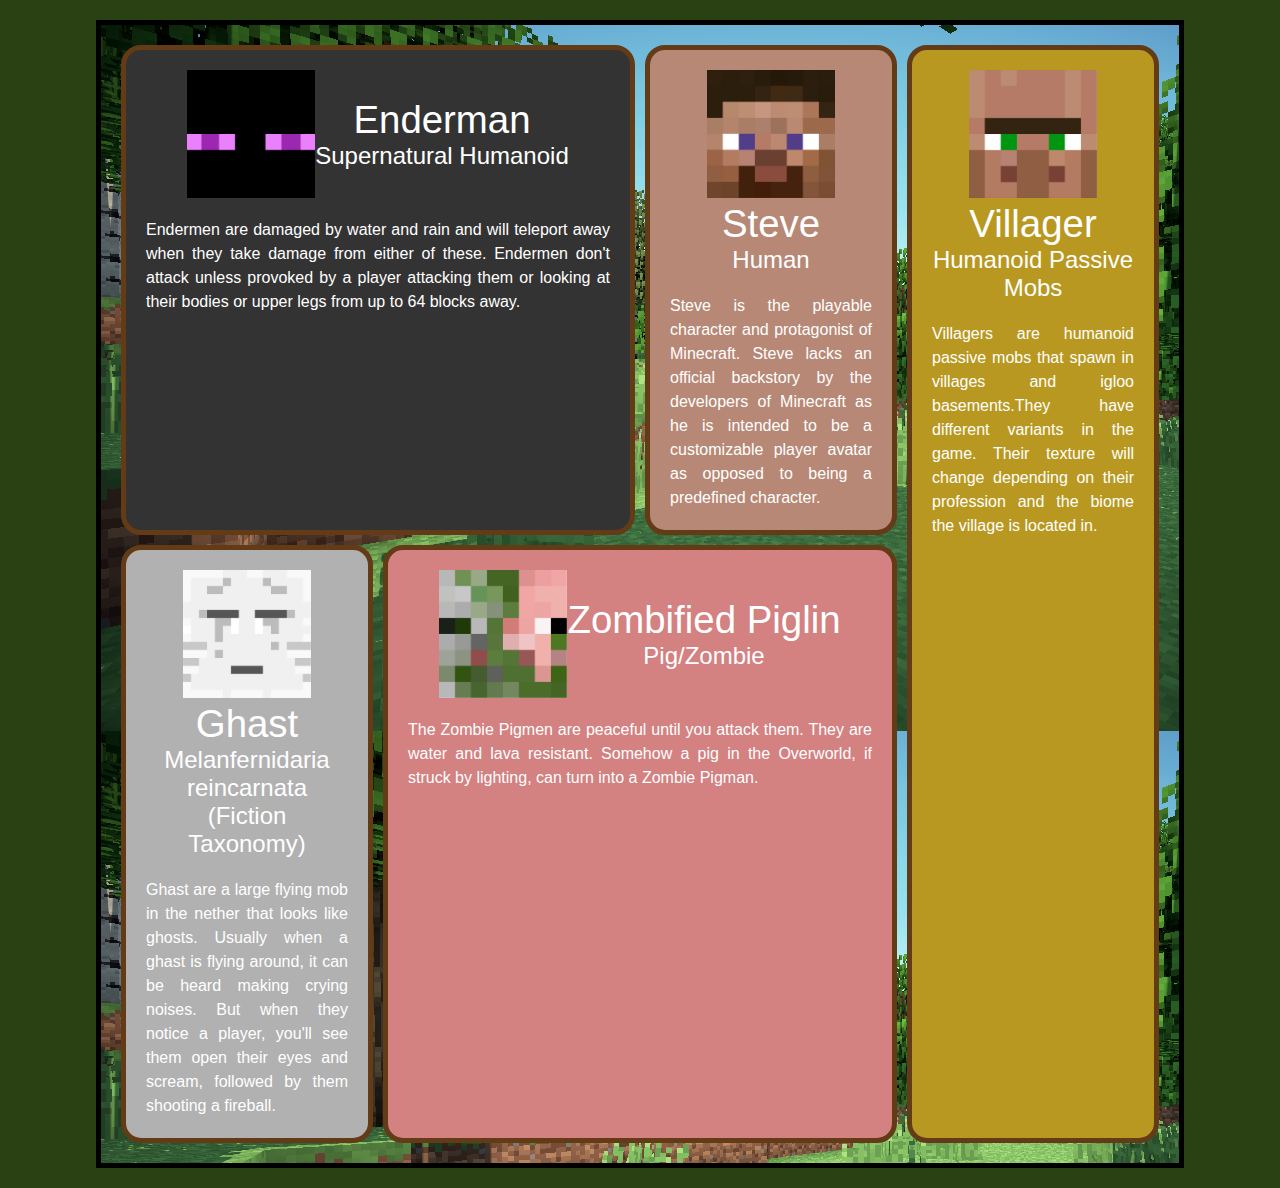
<file: arrozal_ramos_tsa5.html>
<!DOCTYPE html>
<html lang="en">

<head>
    <meta charset="UTF-8">
    <meta name="viewport" content="width=device-width, initial-scale=1.0">
    <title>TSA5</title>
    <link rel="stylesheet" href="arrozal_ramos_tsa5.css">
</head>

<body>
    <div class="minecraft-container">
        <div class="item" id="enderman">
            <div class="details">
                <img src="enderman head.png" alt="">
                <div class="name-species">
                    <p class="name"> Enderman</p>
                    <p class="species"> Supernatural Humanoid</p>
                </div>
            </div>
            <p class="desc"> Endermen are damaged by water and rain and will teleport away when they take damage from
                either of these.
                Endermen don't attack unless provoked by a player attacking them or looking at their bodies
                or upper legs from up to 64 blocks away.</p>
        </div>

        <div class="item" id="steve">
            <div class="details">
                <img src="steve.png" alt="">
                <div class="name-species">
                    <p class="name"> Steve</p>
                    <p class="species"> Human</p>
                </div>
            </div>
            <p class="desc"> Steve is the playable character and protagonist of Minecraft.
                Steve lacks an official backstory by the developers of Minecraft as he is intended to be a
                customizable player avatar as opposed to being a predefined character.</p>
        </div>

        <div class="item" id="ghast">
            <div class="details">
                <img src="ghast.png" alt="">
                <div class="name-species">
                    <p class="name"> Ghast</p>
                    <p class="species"> Melanfernidaria reincarnata (Fiction Taxonomy)</p>
                </div>
            </div>
            <p class="desc"> Ghast are a large flying mob in the nether that looks like ghosts.
                Usually when a ghast is flying around, it can be heard making crying noises.
                But when they notice a player, you'll see them open their eyes and scream, followed by
                them shooting a fireball.</p>
        </div>

        <div class="item" id="zombiepigman">
            <div class="details">
                <img src="zombiepigman.png" alt="">
                <div class="name-species">
                    <p class="name"> Zombified Piglin</p>
                    <p class="species"> Pig/Zombie</p>
                </div>
            </div>
            <p class="desc"> The Zombie Pigmen are peaceful until you attack them. They are
                water and lava resistant. Somehow a pig in the Overworld, if struck by lighting,
                can turn into a Zombie Pigman.</p>
        </div>

        <div class="item" id="villager">
            <div class="details">
                <img src="villager.png" alt="">
                <div class="name-species">
                    <p class="name"> Villager</p>
                    <p class="species"> Humanoid Passive Mobs</p>
                </div>
            </div>
            <p class="desc"> Villagers are humanoid passive mobs that spawn in villages
                and igloo basements.They have different variants in the game. Their texture will
                change depending on their profession and the biome the village is located in.</p>
        </div>
    </div>
</body>

</html>
</file>
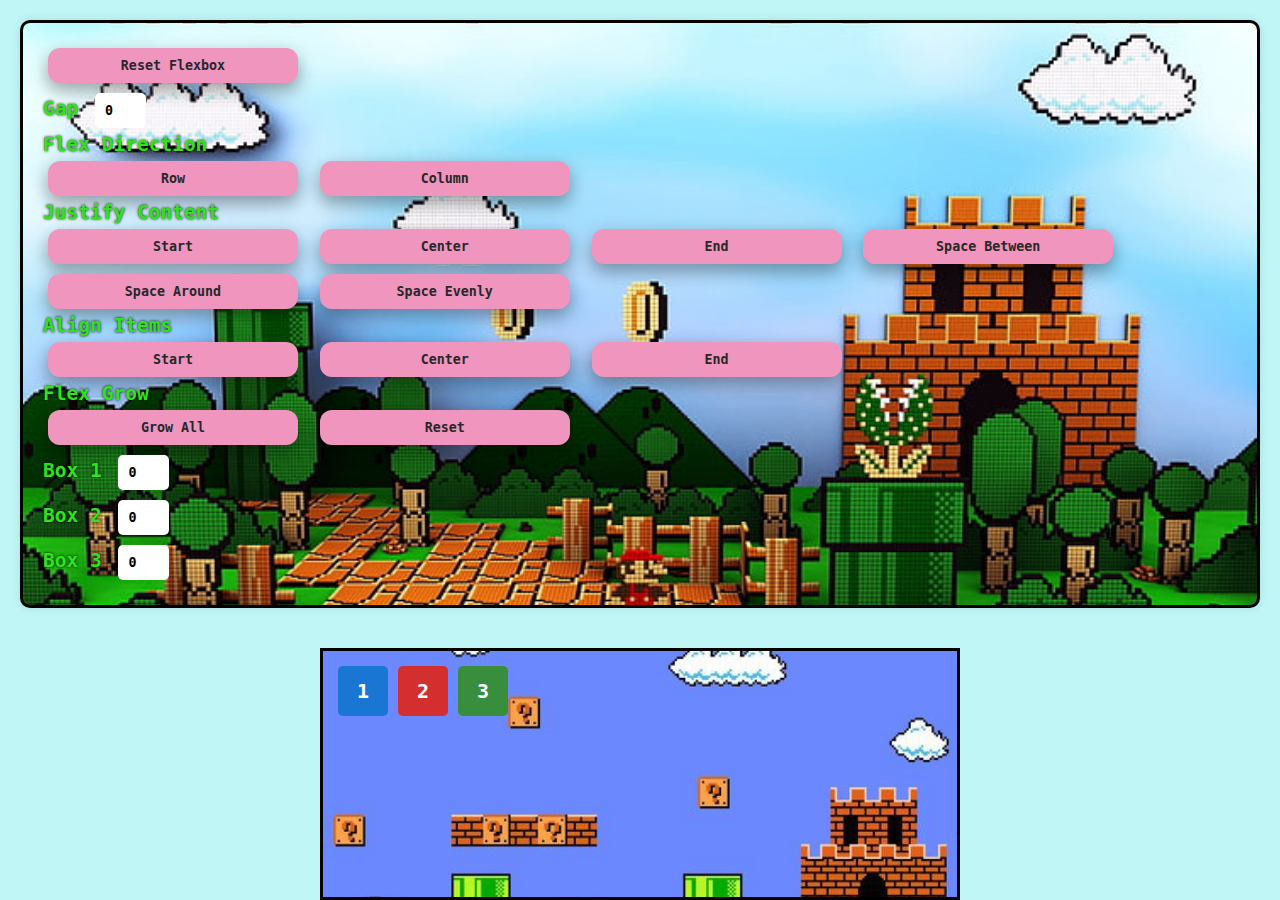
<file: arrozal_ramos_tsa7.html>
<!DOCTYPE html>
<html lang="en">
<head>
    <meta charset="UTF-8">
    <meta name="viewport" content="width=device-width, initial-scale=1.0">
    <title>Flexbox Simulator</title>
    <link rel="stylesheet" href="arrozal_ramos_tsa7.css">
    <script src="arrozal_ramos_tsa7.js"></script>
</head>
<body>
    
    <div class="controls">
        <button id="reset">Reset Flexbox</button>
        <div>
            <label for="gap">Gap</label>
            <input type="number" id="gap" value="0" min="0" max="0">
        </div>
        <div>
            <p>Flex Direction</p>
            <button class="flex-direction" data-direction="row">Row</button>
            <button class="flex-direction" data-direction="column">Column</button>
        </div>
        <div>
            <p>Justify Content</p>
            <button class="justify-content" data-justify="flex-start">Start</button>
            <button class="justify-content" data-justify="center">Center</button>
            <button class="justify-content" data-justify="flex-end">End</button>
            <button class="justify-content" data-justify="space-between">Space Between</button>
            <button class="justify-content" data-justify="space-around">Space Around</button>
            <button class="justify-content" data-justify="space-evenly">Space Evenly</button>
        </div>
        <div>
            <p>Align Items</p>
            <button class="align-items" data-align="flex-start">Start</button>
            <button class="align-items" data-align="center">Center</button>
            <button class="align-items" data-align="flex-end">End</button>
        </div>
        <div>
            <p>Flex Grow</p>
            <button id="grow-all">Grow All</button>
            <button id="reset-grow">Reset</button>
            <div>
                <label for="grow1">Box 1</label>
                <input type="number" id="grow1" value="0" min="0" max="5">
            </div>
            <div>
                <label for="grow2">Box 2</label>
                <input type="number" id="grow2" value="0" min="0" max="5">
            </div>
            <div>
                <label for="grow3">Box 3</label>
                <input type="number" id="grow3" value="0" min="0" max="5">
            </div>
        </div>
    </div>
    <div class="flex-container">
        <div class="box" id="box1">1</div>
        <div class="box" id="box2">2</div>
        <div class="box" id="box3">3</div>
    </div>
</body>
</html>
</file>
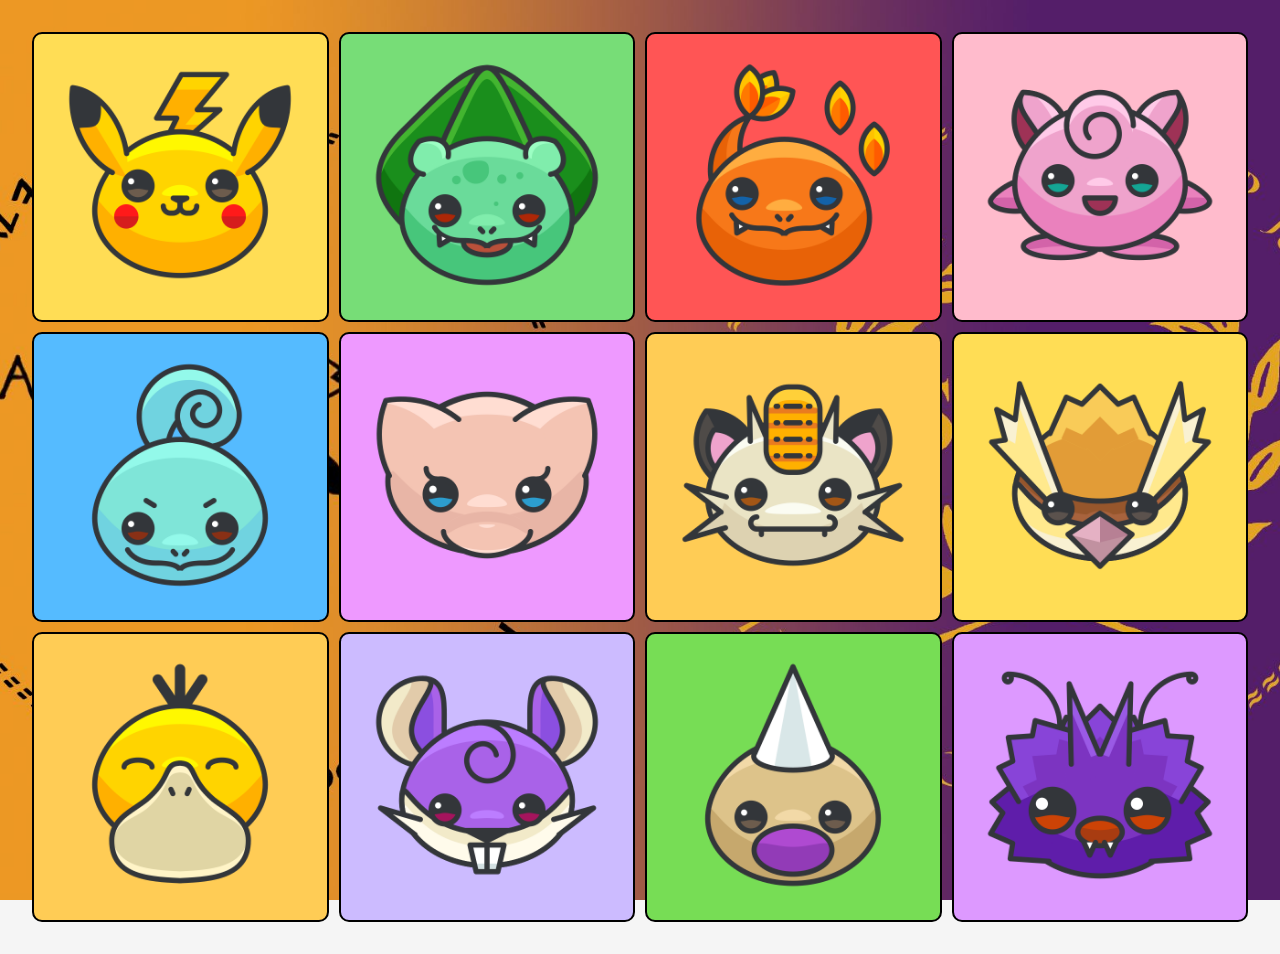
<file: ramos_mpe.html>
<!DOCTYPE html>
<html lang="en">
<head>
    <meta charset="UTF-8">
    <meta name="viewport" content="width=device-width, initial-scale=1.0">
    <title>Pokemon Grid</title>
    <link rel="stylesheet" href="ramos_mpe.css">
</head>
<body>
    <div class="pokemon-grid">
        <div class="pokemon-icon" id="pikachu">
            <img src="pikachu.png" alt="Pikachu">
            <p>Pikachu</p>
            <p class="type" id="electric">Electric</p>
            <img class="pokeball" src="pokeball.png" alt="Pokeball">
        </div>
        <div class="pokemon-icon" id="bulbasaur">
            <img src="bulbasaur.png" alt="Bulbasaur">
            <p>Bulbasaur</p>
            <p class="type" id="grass">Grass</p>
            <p class="type" id="poison">Poison</p>
            <img class="pokeball" src="pokeball.png" alt="Pokeball">
        </div>
        <div class="pokemon-icon" id="charmander">
            <img src="charmander.png" alt="Charmander">
            <p>Charmander</p>
            <p class="type" id="fire">Fire</p>
            <img class="pokeball" src="pokeball.png" alt="Pokeball">
        </div>
        <div class="pokemon-icon" id="jigglypuff">
            <img src="jigglypuff.png" alt="Jigglypuff">
            <p>Jigglypuff</p>
            <p class="type" id="normal">Normal</p>
            <p class="type" id="fairy">Fairy</p>
            <img class="pokeball" src="pokeball.png" alt="Pokeball">
        </div>
        <div class="pokemon-icon" id="squirtle">
            <img src="squirtle.png" alt="Squirtle">
            <p>Squirtle</p>
            <p class="type" id="water">Water</p>
            <img class="pokeball" src="pokeball.png" alt="Pokeball">
        </div>
        <div class="pokemon-icon" id="mew">
            <img src="mew.png" alt="Mew">
            <p>Mew</p>
            <p class="type" id="psychic">Psychic</p>
            <img class="pokeball" src="pokeball.png" alt="Pokeball">
        </div>
        <div class="pokemon-icon" id="meowth">
            <img src="meowth.png" alt="Meowth">
            <p>Meowth</p>
            <p class="type" id="normal">Normal</p>
            <img class="pokeball" src="pokeball.png" alt="Pokeball">
        </div>
        <div class="pokemon-icon" id="pidgey">
            <img src="pidgey.png" alt="Pidgey">
            <p>Pidgey</p>
            <p class="type" id="normal">Water</p>
            <p class="type" id="flying">Flying</p>
            <img class="pokeball" src="pokeball.png" alt="Pokeball">
        </div>
        <div class="pokemon-icon" id="psyduck">
            <img src="psyduck.png" alt="Psyduck">
            <p>Psyduck</p>
            <p class="type" id="normal">Normal</p>
            <img class="pokeball" src="pokeball.png" alt="Pokeball">
        </div>
        <div class="pokemon-icon" id="rattata">
            <img src="rattata.png" alt="Rattata">
            <p>Rattata</p>
            <p class="type" id="normal">Normal</p>
            <img class="pokeball" src="pokeball.png" alt="Pokeball">
        </div>
        <div class="pokemon-icon" id="weedle">
            <img src="weedle.png" alt="Weedle">
            <p>Weedle</p>
            <p class="type" id="bug">Bug</p>
            <p class="type" id="poison">Poison</p>
            <img class="pokeball" src="pokeball.png" alt="Pokeball">
        </div>
        <div class="pokemon-icon" id="venonat">
            <img src="venonat.png" alt="Venonat">
            <p>Venonat</p>
            <p class="type" id="bug">Bug</p>
            <p class="type" id="poison">Poison</p>
            <img class="pokeball" src="pokeball.png" alt="Pokeball">
        </div>
    </div>
</body>
</html>
</file>
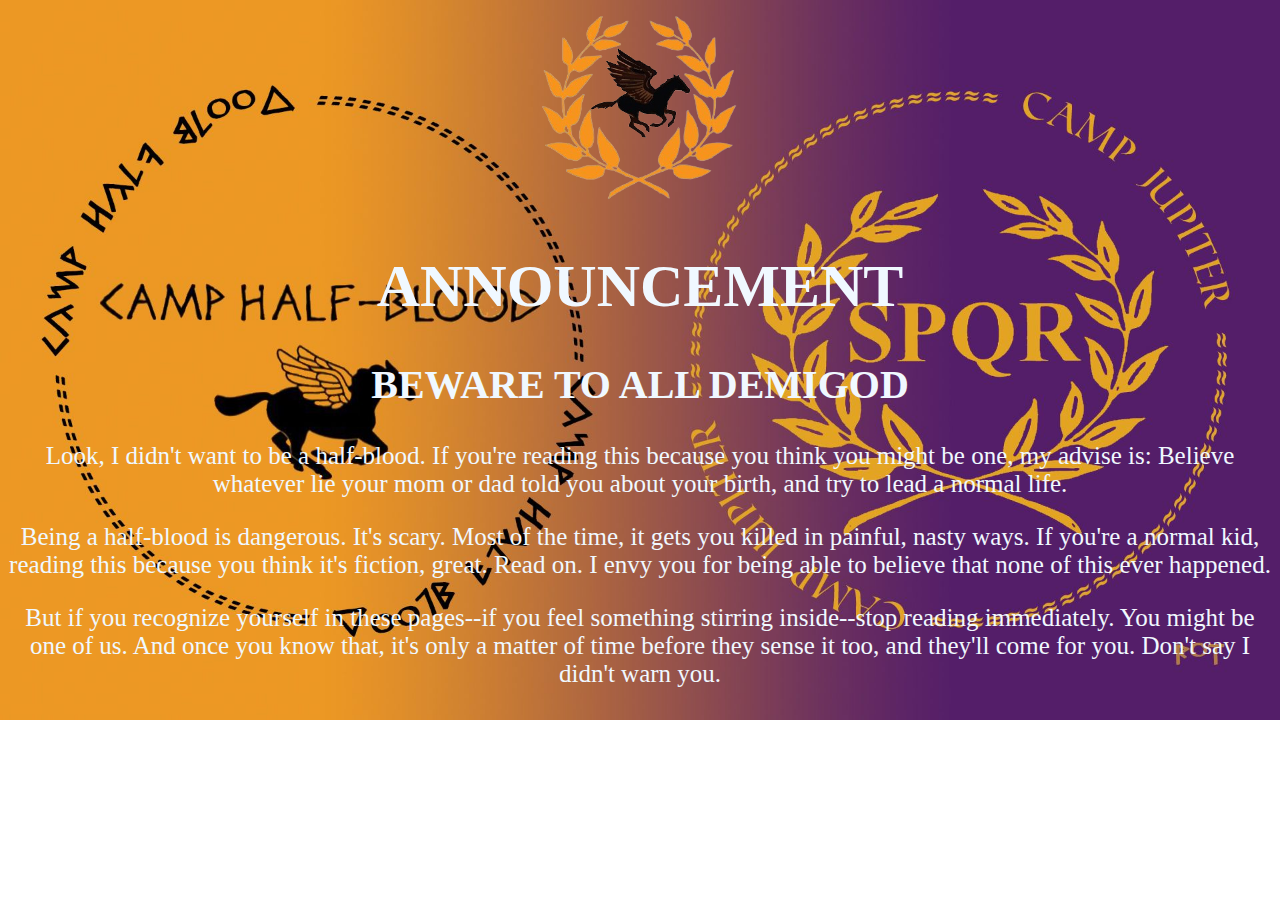
<file: RAMOS_TSA3.html>
<!DOCTYPE html>
 
<html>
    <head>
        <meta charset="utf-8">
        <title>RAMOS_TSA3</title>
        <meta name="viewport" content="width=device-width, initial-scale=1">
        <link rel="stylesheet" href="RAMOS_TSA3.css">
    </head>
    <body>
        <img src="logo.png" alt="">
      <h1 class="heading">
        ANNOUNCEMENT
      </h1>
      <h2 class="subheading">
        BEWARE TO ALL DEMIGOD
      </h2>
 
      <p class="p1">
        Look, I didn't want to be a half-blood. If you're reading this because you think you might be one, my advise is:
        Believe whatever lie your mom or dad told you about your birth, and try to lead a normal life.
      </p>
      <p class="p2">
        Being a half-blood is dangerous. It's scary. Most of the time, it gets you killed in painful, nasty ways.
        If you're a normal kid, reading this because you think it's fiction, great. Read on.
        I envy you for being able to believe that none of this ever happened.
      </p>
      <p class="p3">
        But if you recognize yourself in these pages--if you feel something stirring inside--stop reading immediately.
        You might be one of us. And once you know that, it's only a matter of time before they sense it too,
        and they'll come for you. Don't say I didn't warn you.
      </p>
 
    </body>
</html>
</file>
<file: arrozal_ramos_tsa5.css>
*{
    padding: 0;
    margin: 0;
    box-sizing: border-box;
    font-family: Verdana, Geneva, Tahoma, sans-serif;
}

body{
    background-color: #2a4114;
    background-position: center;
}

.minecraft-container{
    background-image: url(BG.png) ;
    width: 85vw;
    border: 5px solid black;
    margin: 20px auto;
    padding: 20px;
    display: grid;
    grid-template-columns: repeat(4, 1fr);
    gap: 10px;
}

.item{
    border: 5px solid #643b17;
    border-radius: 20px;
    padding: 20px;
    color: white;
    display: flex;
    flex-direction: column;
    gap: 20px;
}

.details{
    text-align: center;
}

#enderman .details, #zombiepigman .details{
    display: flex;
    justify-content: center;
    align-items: center;
}

.name{
    font-size: 2.4rem;
}

.species{
    font-size: 1.5rem;
}

img{
    width: 128px;
    height: 128px;
}

.desc{
    text-align: justify;
    line-height: 1.5;
}

#enderman{
    background-color: #333333;
    color: white;
    grid-column: 1/3;
    grid-row: 1/2;
}

#steve{
    background-color: #b78876;
}
 
#ghast{
    background-color: #B1B1B1;
}
 
#zombiepigman{
    background-color: #D38181;
    grid-column: 2/4;
    grid-row: 2/3;
}
 
#villager{
    background-color: #B89820;
    grid-column: 4/5;
    grid-row: 1/3;
}

@media (max-width:950px){
    .minecraft-container{
        grid-template-columns: 1fr 1fr;
    }

    #enderman{
        grid-column: 1/2;
        grid-row: 1/2;
    }

    #steve{
        grid-column: 2/3;
        grid-row: 1/2;
    }

    #ghast{
        grid-column: 1/2;
        grid-row: 2/3;
    }

    #zombiepigman{
        grid-column: 2/3;
        grid-row: 2/3;
    }

    #villager{
        grid-column: 1/3;
        grid-row: 3/4;
    }

    #enderman .details, #zombiepigman .details{
        flex-direction: column;
    }
}

@media (max-width: 750px){

    #enderman .details, #zombiepigman .details, #villager .details, #steve .details{
        flex-direction: row;
        display: flex;
        justify-content: center;
        align-items: center;
        gap: 30px;
    }

    .minecraft-container{
        grid-template-columns: 1fr;
    }

    #enderman{
        grid-column: 1/2;
        grid-row: 1/2;
    }

    #steve{
        grid-column: 1/2;
        grid-row: 2/3;
    }

    #ghast{
        grid-column: 1/2;
        grid-row: 3/4;
    }

    #zombiepigman{
        grid-column: 1/2;
        grid-row: 4/5;
    }

    #villager{
        grid-column: 1/2;
        grid-row: 5/6;
    }
}
</file>
<file: arrozal_ramos_tsa7.css>
*{
    margin: 0;
    padding: 0;
    box-sizing: border-box;
    font-family: monospace;
    font-weight: bolder;
    transition: 0.5s all ease;
}
 
body {
    display: flex;
    flex-direction: column;
    align-items: center;
    height: 100vh;
    background-color: #1dd4;
}
 
.controls {
    background-image: url(bg_mario.jpeg);
    background-repeat: no-repeat;
    background-size: cover;
    background-position: center;
    border: 3px solid #000;
    display: flex;
    flex-direction: column;
    margin: 20px;
    padding: 20px;
    background-color: #fff;
    border-radius: 10px;
    box-shadow: 0 0 10px rgba(0, 0, 0, 0.1);
    color: #33e21e;
    text-shadow: 0 0 3px #000000;
    font-size: 1.5rem;
}
 
button, input[type="range"], input[type="number"] {
    margin: 5px;
    padding: 10px;
    border: none;
    border-radius: 5px;
    cursor: pointer;
}
 
button {
    width: 250px;
    border-radius: 12px;
    transition-duration: 0.4s;
    box-shadow: 0 8px 16px 0 rgba(0,0,0,0.2), 0 6px 20px 0 rgba(0,0,0,0.19);
    background-color: #f096be;
    color: #272727;
}

.button:hover {
    box-shadow: 0 12px 16px 0 rgba(0,0,0,0.24), 0 17px 50px 0 rgba(0,0,0,0.19);
  }
 
.flex-container {
    background-image: url(mario.jpeg);
    background-position: center;
    background-size: cover;
    background-repeat: no-repeat;
    display: flex;
    width: 50%;
    height: 50%;
    border: 3px solid #000;
    margin-top: 20px;
    padding: 10px;
}
 
.box {
    display: flex;
    justify-content: center;
    align-items: center;
    width: 50px;
    height: 50px;
    margin: 5px;
    background-color: #1976d2;
    color: white;
    font-size: 20px;
    border-radius: 5px;
}
 
#box2 {
    background-color: #d32f2f;
}
 
#box3 {
    background-color: #388e3c;
}
</file>
<file: ramos_mpe.css>
* {
    padding: 0;
    border: 0;
    margin: 0;
    box-sizing: border-box;
    font-family: Arial, Helvetica, sans-serif;
}

body {
    margin: 0;
    display: flex;
    justify-content: center;
    align-items: center;
    background-image: url(bg.jpeg);
    background-position: center;
    background-size: cover;
    background-repeat: no-repeat;
    background-attachment: fixed; /* Ensures the background image remains fixed */
    background-color: #f5f5f5;
}

.pokemon-grid {
    display: flex;
    flex-wrap: wrap;
    margin: 1rem;
    padding: 1rem;
    width: 100%;
    justify-content: space-around;
    text-align: center;
    gap: 10px;
}

.pokemon-icon {
    width: auto;
    height: auto;
    padding: 1rem;
    box-shadow: 6px solid black;
    border: 2px solid black;
    flex-grow: 1;
    text-align: center;
    font-weight: 700;
    border-radius: 10px;
}

P {
    display: none;
    color: white;
    text-shadow: 1px 1px 5px black, 1px 1px 5px black;
}

.pokeball {
    display: none;
}

img {
    width: 250px;
    padding: 0.5rem;
}

#pikachu { background-color: #FFDD55; }
#bulbasaur { background-color: #77DD77; }
#charmander { background-color: #FF5555; }
#jigglypuff { background-color: #FFBBCC; }
#squirtle { background-color: #55BBFF; }
#mew { background-color: #EE99FF; }
#meowth { background-color: #FFCC55; }
#pidgey { background-color: #FFDD55; }
#psyduck { background-color: #FFCC55; }
#rattata { background-color: #CCBBFF; }
#weedle { background-color: #77DD55; }
#venonat { background-color: #DD99FF; }

@media (max-width: 1200px) {
    .pokemon-icon {
        flex-direction: column;
    }

    .pokemon-icon {
        display: flex;
        align-items: center;
        justify-content: space-between;
    }

    .pokemon-icon:hover {
        background: url(bg_hover.jpeg);
        background-position: center;
    }

    img {
        width: 75px;
    }

    p {
        display: block;
        font-size: 2rem;
    }

    .pokeball {
        display: inline-block;
    }
}

@media (max-width: 1200px) {
    img {
        width: 100px;;
    }
    .pokemon-icon {
        display: block;
        text-align: center;
    }
 
    p {
        display: block;
        font-size: 2rem;
        font-weight: 700;
        text-shadow: 2px 2px 4px black;
    }
 
    .pokemon-grid {
        flex-direction: column;
    }
 
    .pokeball {
        display: inline-block;
    }
 
    .type {
        display: none;
        justify-content: center;
        width: 150px;
        padding: 0.4rem;
        margin: 0.2rem;
        border-radius: 5px;
    }
}

@media (max-width: 500px) {
    img {
        width: 200px;
    }
    .pokemon-icon {
        display: block;
        text-align: center;
    }
 
    p {
        display: block;
        font-size: 2rem;
        font-weight: 700;
        text-shadow: 2px 2px 4px black;
    }
 
    .pokemon-grid {
        flex-direction: column;
    }
 
    .pokeball {
        display: none;
    }
 
    .type {
        display: inline-block;
        justify-content: center;
        width: 150px;
        padding: 0.4rem;
        margin: 0.2rem;
        border-radius: 5px;
    }
 
    #grass {
        background-color: rgb(14, 191, 14);
    }
 
    #poison {
        background-color: violet;
    }
 
    #bug {
        background-color: rgb(84, 112, 28);
    }
 
    #fire {
        background-color: red;
    }
 
    #normal {
        background-color: gray;
    }
 
    #psychic {
        background-color: rgb(191, 2, 191);
    }
 
    #fairy {
        background-color: hotpink;
    }
 
    #flying {
        background-color: rgb(91, 91, 172);
    }
 
    #electric {
        background-color: orange;
    }
 
    #water {
        background-color: aquamarine;
    }
}
</file>
<file: RAMOS_TSA3.css>
@import url('https://fonts.googleapis.com/css2?family=Brygada+1918:ital,wght@0,400..700;1,400..700&family=Roboto:ital,wght@0,100;0,300;0,400;0,500;0,700;0,900;1,100;1,300;1,400;1,500;1,700;1,900&display=swap%27');

body {
    text-align: center;
    background-image: url(bg.jpeg);
    background-size: cover;
    background-repeat: no-repeat;
    color: aliceblue;
}

img {
    height: 200px;
    text-align: left;
}

.heading {
    font-size: 60px;
    font-family: "Playfair Display", serif;
    font-optical-sizing: auto;
    font-style: normal;
}

.subheading {
    font-size: 40px;
    font-family: "Playfair Display", serif;
    font-optical-sizing: auto;
    font-style: normal;
}

.p1 {
    font-size: 25px;
    text-align: center;
    margin-top: 5px;
}

.p2 {
    font-size: 25px;
    text-align: center;
    margin-top: 20px;
}

.p3 {
    font-size: 25px;
    text-align: center;
    margin-top: 20px;
}
</file>
